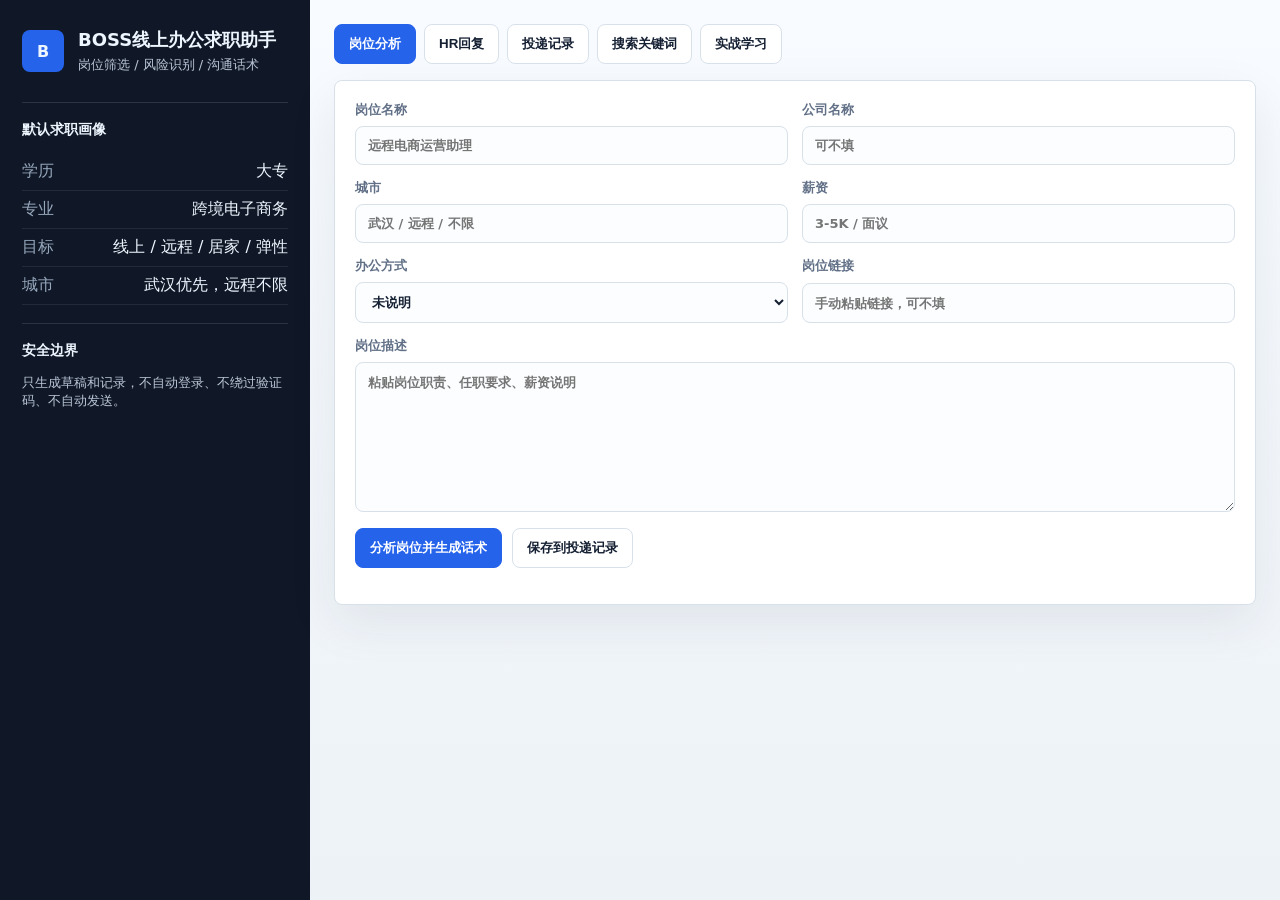
<file: index.html>
<!doctype html>
<html lang="zh-CN">
  <head>
    <meta charset="utf-8" />
    <meta name="viewport" content="width=device-width, initial-scale=1" />
    <title>BOSS线上办公求职助手</title>
    <link rel="stylesheet" href="assets/styles.css" />
  </head>
  <body>
    <main class="app-shell">
      <aside class="sidebar">
        <div class="brand">
          <span class="brand-mark">B</span>
          <div>
            <h1>BOSS线上办公求职助手</h1>
            <p>岗位筛选 / 风险识别 / 沟通话术</p>
          </div>
        </div>

        <section class="profile">
          <h2>默认求职画像</h2>
          <dl>
            <div><dt>学历</dt><dd>大专</dd></div>
            <div><dt>专业</dt><dd>跨境电子商务</dd></div>
            <div><dt>目标</dt><dd>线上 / 远程 / 居家 / 弹性</dd></div>
            <div><dt>城市</dt><dd>武汉优先，远程不限</dd></div>
          </dl>
        </section>

        <section class="guardrail">
          <h2>安全边界</h2>
          <p>只生成草稿和记录，不自动登录、不绕过验证码、不自动发送。</p>
        </section>
      </aside>

      <section class="workspace">
        <nav class="tabs" aria-label="功能切换">
          <button class="tab active" data-tab="analyze">岗位分析</button>
          <button class="tab" data-tab="reply">HR回复</button>
          <button class="tab" data-tab="records">投递记录</button>
          <button class="tab" data-tab="keywords">搜索关键词</button>
          <button class="tab" data-tab="learning">实战学习</button>
        </nav>

        <section class="panel active" id="panel-analyze">
          <div class="grid two">
            <label>岗位名称<input id="jobTitle" placeholder="远程电商运营助理" /></label>
            <label>公司名称<input id="company" placeholder="可不填" /></label>
            <label>城市<input id="city" placeholder="武汉 / 远程 / 不限" /></label>
            <label>薪资<input id="salary" placeholder="3-5K / 面议" /></label>
            <label>办公方式
              <select id="workMode">
                <option>未说明</option>
                <option>线上办公</option>
                <option>远程办公</option>
                <option>居家办公</option>
                <option>弹性办公</option>
                <option>线下办公</option>
              </select>
            </label>
            <label>岗位链接<input id="jobLink" placeholder="手动粘贴链接，可不填" /></label>
          </div>
          <label class="full">岗位描述<textarea id="description" placeholder="粘贴岗位职责、任职要求、薪资说明"></textarea></label>
          <div class="actions">
            <button id="analyzeBtn" class="primary">分析岗位并生成话术</button>
            <button id="saveBtn">保存到投递记录</button>
          </div>

          <section id="result" class="result hidden"></section>
        </section>

        <section class="panel" id="panel-reply">
          <div class="grid two">
            <label>HR消息类型
              <select id="replyType">
                <option>要简历</option>
                <option>问经验</option>
                <option>问薪资</option>
                <option>问到岗时间</option>
                <option>约面试</option>
                <option>问作品</option>
                <option>让加微信</option>
                <option>问是否接受线下</option>
                <option>问是否长期做</option>
                <option>拒绝或不合适</option>
                <option>可疑内容</option>
                <option>通用回复</option>
              </select>
            </label>
            <label>相关岗位<input id="replyJob" placeholder="远程运营助理" /></label>
          </div>
          <label class="full">HR原话<textarea id="hrMessage" placeholder="可不填"></textarea></label>
          <div class="actions">
            <button id="replyBtn" class="primary">生成回复</button>
            <button id="copyReplyBtn">复制回复</button>
          </div>
          <pre id="replyOutput" class="message-box"></pre>
        </section>

        <section class="panel" id="panel-records">
          <div class="actions">
            <button id="exportBtn" class="primary">导出CSV</button>
            <button id="clearBtn">清空本机记录</button>
          </div>
          <div class="table-wrap">
            <table id="recordsTable">
              <thead>
                <tr>
                  <th>岗位</th>
                  <th>城市</th>
                  <th>薪资</th>
                  <th>分数</th>
                  <th>等级</th>
                  <th>状态</th>
                </tr>
              </thead>
              <tbody></tbody>
            </table>
          </div>
        </section>

        <section class="panel" id="panel-keywords">
          <div class="keyword-list" id="keywordList"></div>
        </section>

        <section class="panel" id="panel-learning">
          <div class="learning-hero">
            <div>
              <span class="eyebrow">LEARN BY SHIPPING</span>
              <h2>先做作品，再用真实反馈决定学什么</h2>
              <p>学习成果只保存在当前浏览器，不上传账号、岗位或个人记录。</p>
            </div>
            <span class="privacy-badge">本机私密保存</span>
          </div>

          <div class="learning-stats">
            <div class="metric">岗位记录<strong id="learningJobCount">0</strong></div>
            <div class="metric">完成成果<strong id="learningLogCount">0</strong></div>
            <div class="metric">实战投入<strong id="learningMinutes">0 分钟</strong></div>
          </div>

          <div class="learning-plan-head">
            <label>今天主攻方向
              <select id="learningFocus"></select>
            </label>
            <div>
              <strong id="learningSource"></strong>
              <p id="learningReason"></p>
            </div>
          </div>

          <div id="learningTasks" class="learning-tasks"></div>

          <section class="learning-checkin">
            <h3>保存本次成果</h3>
            <div class="grid two">
              <label>完成的任务<select id="learningTaskSelect"></select></label>
              <label>实际投入分钟<input id="learningTaskMinutes" type="number" min="1" max="600" step="5" /></label>
            </div>
            <label class="full">成果证据
              <textarea id="learningEvidence" placeholder="填写实际交付文件路径、链接或完成证据，例如 CAD01_单房间起步.dwg。文件本身不会上传。"></textarea>
            </label>
            <div class="actions">
              <button id="saveLearningBtn" class="primary">保存实战成果</button>
              <button id="exportLearningBtn">导出学习记录</button>
            </div>
          </section>

          <section class="learning-history">
            <h3>最近成果</h3>
            <div id="learningHistory" class="history-list"></div>
          </section>
        </section>
      </section>
    </main>

    <script src="assets/app.js"></script>
    <script src="assets/learning.js"></script>
  </body>
</html>
</file>
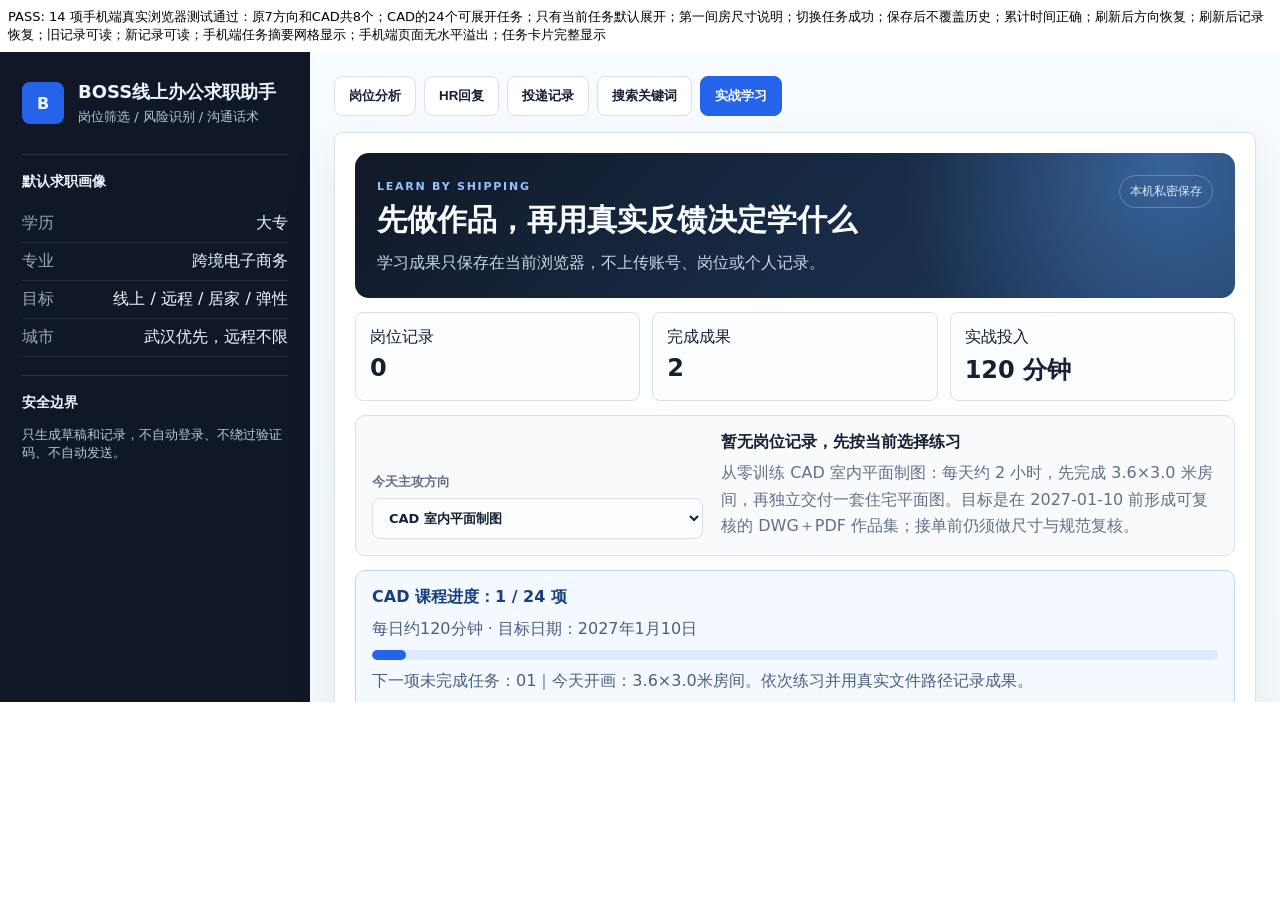
<file: tests/browser-smoke.html>
<!doctype html>
<html lang="zh-CN">
<head>
  <meta charset="utf-8">
  <meta name="viewport" content="width=device-width, initial-scale=1">
  <title>学习中心：手机浏览器回归检查</title>
  <style>
    html, body { margin:0; width:100%; font-family:system-ui,sans-serif; }
    #report { display:block; padding:8px; font-size:13px; overflow-wrap:anywhere; }
    #frame { display:block; width:100%; min-height:650px; border:0; }
  </style>
</head>
<body>
  <div id="report" data-result="WAIT">正在执行手机端交互测试</div>
  <iframe id="frame" title="CAD学习中心真实页面"></iframe>
  <script>
    (async function () {
      const report = document.getElementById("report");
      const frame = document.getElementById("frame");
      const checks = [];
      function assert(condition, name) {
        if (!condition) throw new Error(name);
        checks.push(name);
      }
      function load() {
        return new Promise((resolve) => {
          frame.addEventListener("load", resolve, { once: true });
          frame.src = "../index.html?browser-smoke=" + String(Math.random()).slice(2);
        });
      }
      const older = { focus:"AI＋跨境电商内容执行", task:"拆一份真实商品需求",
        evidence:"旧记录仍在", minutes:30, time:"2026-10-26 08:00" };
      for (const key of ["bossLearningLogs", "bossLearningSelectedFocus", "bossLearningSelectedTasks"])
        localStorage.removeItem(key);
      localStorage.setItem("bossLearningLogs", JSON.stringify([older]));
      await load();
      let win = frame.contentWindow;
      win.alert = function () {};
      let doc = win.document;
      doc.querySelector('[data-tab="learning"]').click();
      const focus = doc.getElementById("learningFocus");
      assert(focus.options.length === 8, "原7方向和CAD共8个");
      focus.value = "CAD 室内平面制图";
      focus.dispatchEvent(new Event("change", { bubbles:true }));
      assert(doc.querySelectorAll(".cad-task").length === 24, "CAD的24个可展开任务");
      assert(doc.querySelectorAll(".cad-task[open]").length === 1, "只有当前任务默认展开");
      assert(doc.getElementById("learningTasks").textContent.includes("3600×3000mm"), "第一间房尺寸说明");
      const selector = doc.getElementById("learningTaskSelect");
      selector.value = selector.options[1].value;
      selector.dispatchEvent(new Event("change", { bubbles:true }));
      assert(doc.getElementById("learningTaskSelect").selectedIndex === 1, "切换任务成功");
      doc.getElementById("learningTaskMinutes").value = "90";
      doc.getElementById("learningEvidence").value = "C:/CAD/CAD02_命令练习.dwg";
      doc.getElementById("saveLearningBtn").click();
      assert(JSON.parse(localStorage.getItem("bossLearningLogs")).length === 2, "保存后不覆盖历史");
      assert(doc.getElementById("learningMinutes").textContent === "120 分钟", "累计时间正确");
      await load();
      win = frame.contentWindow;
      win.alert = function () {};
      doc = win.document;
      doc.querySelector('[data-tab="learning"]').click();
      assert(doc.getElementById("learningFocus").value === "CAD 室内平面制图", "刷新后方向恢复");
      assert(doc.getElementById("learningLogCount").textContent === "2", "刷新后记录恢复");
      assert(doc.getElementById("learningHistory").textContent.includes("旧记录仍在"), "旧记录可读");
      assert(doc.getElementById("learningHistory").textContent.includes("CAD02_命令练习.dwg"), "新记录可读");
      const summary = doc.querySelector(".cad-task summary");
      const layout = win.getComputedStyle(summary);
      assert(layout.display === "grid", "手机端任务摘要网格显示");
      assert(doc.documentElement.scrollWidth <= doc.documentElement.clientWidth + 2,
        "手机端页面无水平溢出");
      assert(summary.getBoundingClientRect().right <= win.innerWidth + 2, "任务卡片完整显示");
      report.dataset.result = "PASS";
      report.textContent = "PASS: " + checks.length + " 项手机端真实浏览器测试通过：" + checks.join("；");
    })().catch(function (error) {
      const report = document.getElementById("report");
      report.dataset.result = "FAIL";
      report.textContent = "FAIL: " + error.message;
    });
  </script>
</body>
</html>
</file>
<file: assets/styles.css>
:root {
  color-scheme: light;
  --bg: #edf2f7;
  --panel: #ffffff;
  --ink: #152033;
  --muted: #617087;
  --line: #d8e1ea;
  --blue: #2563eb;
  --green: #16803a;
  --red: #c52b2b;
  --amber: #b45309;
  font-family: "Microsoft YaHei", "PingFang SC", system-ui, sans-serif;
}

* { box-sizing: border-box; }

body {
  margin: 0;
  background: linear-gradient(180deg, #f8fbff 0%, var(--bg) 100%);
  color: var(--ink);
}

.app-shell {
  min-height: 100vh;
  display: grid;
  grid-template-columns: 310px minmax(0, 1fr);
}

.sidebar {
  background: #101827;
  color: #edf5ff;
  padding: 28px 22px;
}

.brand {
  display: flex;
  gap: 14px;
  align-items: center;
  margin-bottom: 28px;
}

.brand-mark {
  width: 42px;
  height: 42px;
  display: grid;
  place-items: center;
  border-radius: 8px;
  background: #2563eb;
  font-weight: 800;
}

.brand h1 {
  margin: 0;
  font-size: 18px;
  line-height: 1.35;
}

.brand p, .guardrail p {
  margin: 4px 0 0;
  color: #b9c5d6;
  font-size: 13px;
}

.profile, .guardrail {
  border-top: 1px solid rgba(255,255,255,.12);
  padding-top: 18px;
  margin-top: 18px;
}

.profile h2, .guardrail h2 {
  font-size: 14px;
  margin: 0 0 14px;
}

dl { margin: 0; }
.profile div {
  display: flex;
  justify-content: space-between;
  gap: 16px;
  padding: 8px 0;
  border-bottom: 1px solid rgba(255,255,255,.08);
}

dt { color: #96a7bc; }
dd { margin: 0; text-align: right; }

.workspace {
  padding: 24px;
  max-width: 1180px;
  width: 100%;
}

.tabs {
  display: flex;
  gap: 8px;
  flex-wrap: wrap;
  margin-bottom: 16px;
}

button {
  border: 1px solid var(--line);
  background: #fff;
  color: var(--ink);
  border-radius: 8px;
  padding: 10px 14px;
  cursor: pointer;
  font-weight: 650;
}

button:hover { border-color: #9cb2ca; }
.tab.active, button.primary {
  background: var(--blue);
  border-color: var(--blue);
  color: #fff;
}

.panel {
  display: none;
  background: var(--panel);
  border: 1px solid var(--line);
  border-radius: 8px;
  padding: 20px;
  box-shadow: 0 18px 50px rgba(31, 41, 55, .08);
}

.panel.active { display: block; }

.grid.two {
  display: grid;
  grid-template-columns: repeat(2, minmax(0, 1fr));
  gap: 14px;
}

label {
  display: grid;
  gap: 7px;
  font-size: 13px;
  color: var(--muted);
  font-weight: 650;
}

input, select, textarea {
  width: 100%;
  border: 1px solid var(--line);
  border-radius: 8px;
  padding: 11px 12px;
  font: inherit;
  color: var(--ink);
  background: #fbfdff;
}

textarea {
  min-height: 150px;
  resize: vertical;
}

.full { margin-top: 14px; }
.actions {
  display: flex;
  gap: 10px;
  flex-wrap: wrap;
  margin: 16px 0;
}

.result {
  display: grid;
  gap: 14px;
}

.hidden { display: none; }

.score-row {
  display: grid;
  grid-template-columns: repeat(3, minmax(0, 1fr));
  gap: 12px;
}

.metric {
  border: 1px solid var(--line);
  border-radius: 8px;
  padding: 14px;
  background: #fbfdff;
}

.metric strong {
  display: block;
  font-size: 24px;
  margin-top: 6px;
}

.blocks {
  display: grid;
  grid-template-columns: repeat(2, minmax(0, 1fr));
  gap: 14px;
}

.block {
  border: 1px solid var(--line);
  border-radius: 8px;
  padding: 14px;
  background: #fff;
}

.block h3 {
  margin: 0 0 10px;
  font-size: 15px;
}

.block ul {
  margin: 0;
  padding-left: 18px;
  line-height: 1.8;
}

.message-box, .greeting {
  white-space: pre-wrap;
  border: 1px solid var(--line);
  border-radius: 8px;
  background: #f8fafc;
  padding: 12px;
  line-height: 1.75;
}

.greeting h4 { margin: 0 0 6px; }

.table-wrap { overflow: auto; }
table {
  width: 100%;
  border-collapse: collapse;
  min-width: 720px;
}

th, td {
  border-bottom: 1px solid var(--line);
  text-align: left;
  padding: 11px 10px;
}

th {
  color: var(--muted);
  font-size: 13px;
}

.keyword-list {
  display: grid;
  grid-template-columns: repeat(2, minmax(0, 1fr));
  gap: 12px;
}

.keyword-item {
  border: 1px solid var(--line);
  border-radius: 8px;
  padding: 14px;
  background: #fbfdff;
}

.keyword-item strong { display: block; margin-bottom: 6px; }
.keyword-item span { color: var(--muted); }

.learning-hero {
  display: flex;
  justify-content: space-between;
  gap: 20px;
  align-items: flex-start;
  padding: 22px;
  border-radius: 14px;
  color: #f8fbff;
  background:
    radial-gradient(circle at 92% 12%, rgba(96, 165, 250, .42), transparent 32%),
    linear-gradient(135deg, #111827 0%, #1e3a5f 100%);
}

.learning-hero h2 { margin: 6px 0 8px; font-size: clamp(21px, 3vw, 30px); }
.learning-hero p { margin: 0; color: #c9d7e8; line-height: 1.7; }
.eyebrow { color: #93c5fd; font-size: 11px; letter-spacing: .16em; font-weight: 800; }
.privacy-badge {
  flex: 0 0 auto;
  padding: 7px 10px;
  border: 1px solid rgba(255,255,255,.24);
  border-radius: 999px;
  color: #dbeafe;
  font-size: 12px;
}

.learning-stats {
  display: grid;
  grid-template-columns: repeat(3, minmax(0, 1fr));
  gap: 12px;
  margin: 14px 0;
}

.learning-plan-head {
  display: grid;
  grid-template-columns: minmax(220px, .8fr) minmax(0, 1.2fr);
  gap: 18px;
  align-items: end;
  padding: 16px;
  border: 1px solid var(--line);
  border-radius: 10px;
  background: #f8fafc;
}

.learning-plan-head p { margin: 7px 0 0; color: var(--muted); line-height: 1.65; }
.learning-tasks { display: grid; gap: 12px; margin: 14px 0; }
.task-card {
  display: grid;
  grid-template-columns: 52px minmax(0, 1fr);
  gap: 14px;
  padding: 17px;
  border: 1px solid var(--line);
  border-radius: 10px;
  background: #fff;
}

.task-number { color: #93a4b8; font-size: 23px; font-weight: 800; }
.task-card h3 { margin: 0 0 8px; font-size: 16px; }
.task-card h3 small { margin-left: 10px; color: var(--muted); font-size: 12px; font-weight: 500; }
.task-card p { margin: 0 0 10px; color: var(--muted); line-height: 1.65; }
.deliverable { padding: 10px 12px; border-left: 3px solid var(--blue); background: #eff6ff; line-height: 1.65; }
.deliverable strong { margin-right: 8px; color: #1d4ed8; }
.learning-checkin, .learning-history { margin-top: 18px; padding-top: 18px; border-top: 1px solid var(--line); }
.learning-checkin h3, .learning-history h3 { margin: 0 0 14px; }
.history-list { display: grid; gap: 10px; }
.history-item { padding: 14px; border: 1px solid var(--line); border-radius: 9px; background: #fbfdff; }
.history-item div { display: flex; justify-content: space-between; gap: 12px; color: var(--muted); font-size: 12px; }
.history-item strong { display: block; margin: 8px 0 5px; }
.history-item p { margin: 0 0 7px; line-height: 1.6; white-space: pre-wrap; }
.history-item small { color: var(--blue); }
.empty-state { padding: 22px; text-align: center; color: var(--muted); border: 1px dashed #b8c5d3; border-radius: 9px; }

@media (max-width: 860px) {
  .app-shell { grid-template-columns: 1fr; }
  .sidebar { padding: 20px; }
  .workspace { padding: 14px; }
  .tabs {
    flex-wrap: nowrap;
    overflow-x: auto;
    padding-bottom: 5px;
    scrollbar-width: none;
  }
  .tabs::-webkit-scrollbar { display: none; }
  .tab { flex: 0 0 auto; min-height: 44px; }
  .panel { padding: 15px; }
  button { min-height: 44px; }
  input, select, textarea { font-size: 16px; }
  .grid.two, .blocks, .score-row, .keyword-list, .learning-stats, .learning-plan-head { grid-template-columns: 1fr; }
  .learning-hero { display: grid; padding: 18px; }
  .privacy-badge { justify-self: start; }
  .task-card { grid-template-columns: 38px minmax(0, 1fr); padding: 14px; }
  .task-card h3 small { display: block; margin: 5px 0 0; }
  .actions button { flex: 1 1 150px; }
}



/* CAD 实战任务：逐项展开，保留原七个方向的卡片样式 */
.learning-progress {
  padding: 16px;
  border: 1px solid #bfd4f6;
  border-radius: 10px;
  background: #f4f8ff;
  display: grid;
  gap: 8px;
  min-width: 0;
}
.learning-progress strong { color: #163f80; font-size: 16px; }
.learning-progress > span, .learning-progress p { color: #49617e; line-height: 1.6; }
.learning-progress p { margin: 0; overflow-wrap: anywhere; }
.learning-progress-bar {
  height: 10px;
  overflow: hidden;
  border-radius: 20px;
  background: #dbeafe;
}
.learning-progress-bar > span {
  display: block;
  height: 100%;
  background: #2563eb;
  border-radius: inherit;
  transition: width .2s ease;
}
.learning-stage-heading {
  margin: 15px 0 0;
  padding: 0 4px;
  font-size: 16px;
  color: #243c5f;
}
.cad-task {
  border: 1px solid var(--line);
  border-radius: 10px;
  background: #fff;
  min-width: 0;
  overflow: hidden;
}
.cad-task[open] { border-color: #a9c6f4; }
.cad-task.is-complete { background: #f8fbff; }
.cad-task > summary {
  display: grid;
  grid-template-columns: 38px minmax(0, 1fr) auto auto;
  gap: 12px;
  align-items: center;
  min-height: 58px;
  padding: 13px 14px;
  cursor: pointer;
  list-style: none;
}
.cad-task > summary::-webkit-details-marker { display: none; }
.cad-task > summary:focus-visible { outline: 3px solid #93c5fd; outline-offset: -3px; }
.cad-task-index { color: #7890b1; font-weight: 800; font-variant-numeric: tabular-nums; }
.cad-task-name { font-weight: 700; overflow-wrap: anywhere; }
.cad-task-time, .cad-task-status { white-space: nowrap; color: var(--muted); font-size: 12px; }
.cad-task.is-complete .cad-task-status { color: var(--green); }
.cad-task-body {
  display: grid;
  gap: 12px;
  padding: 0 16px 16px 64px;
}
.cad-task-body > p { margin: 0; line-height: 1.75; overflow-wrap: anywhere; }
.cad-task-body > p strong { color: var(--ink); }
.cad-task-body .deliverable, .cad-acceptance { overflow-wrap: anywhere; }
.cad-acceptance {
  padding: 10px 12px;
  border-left: 3px solid #16803a;
  border-radius: 3px;
  background: #f0fdf4;
  line-height: 1.75;
}
.cad-acceptance strong { margin-right: 8px; color: #166534; }
.cad-pick-task {
  justify-self: start;
  border-color: #b1c9f2;
  color: #1d4ed8;
  background: #eff6ff;
}
.cad-pick-task:hover { border-color: var(--blue); }

@media (max-width: 600px) {
  .cad-task > summary {
    grid-template-columns: 26px minmax(0, 1fr) auto;
    column-gap: 9px;
    row-gap: 5px;
    padding: 13px 12px;
  }
  .cad-task-time { grid-column: 2 / 3; grid-row: 2; }
  .cad-task-status { grid-column: 3; grid-row: 1; }
  .cad-task-body { padding: 0 12px 14px; }
  .cad-pick-task { width: 100%; min-height: 44px; }
  .learning-progress { padding: 13px; }
}
</file>
